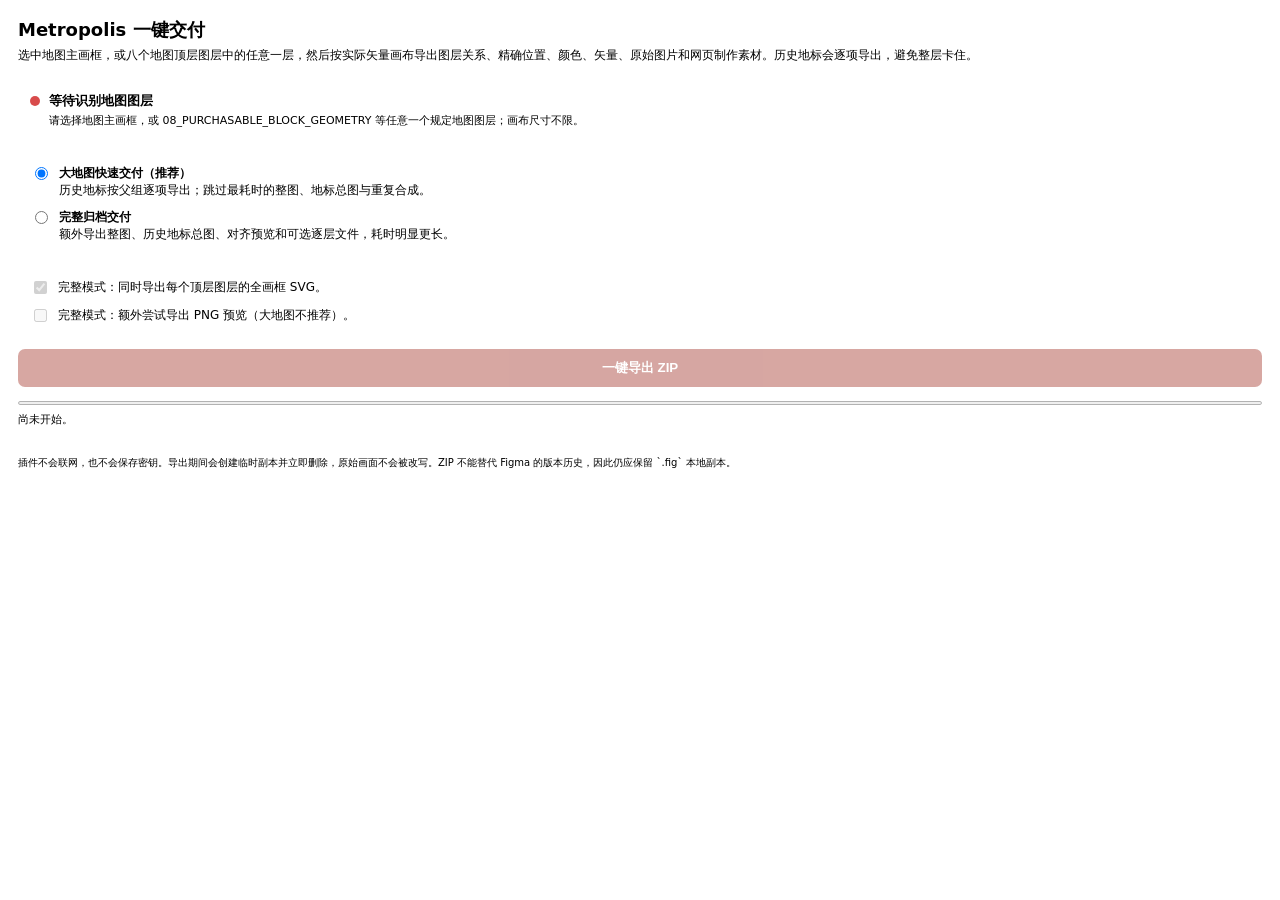
<file: tools/figma_handoff_exporter/ui.html>
<!doctype html>
<html lang="zh-CN">
<head>
  <meta charset="utf-8">
  <meta name="viewport" content="width=device-width,initial-scale=1">
  <title>Metropolis Handoff Exporter</title>
  <style>
    :root { color-scheme: light dark; font-family: Inter, system-ui, sans-serif; }
    * { box-sizing: border-box; }
    body { margin: 0; padding: 18px; color: var(--figma-color-text); background: var(--figma-color-bg); }
    h1 { margin: 0 0 5px; font-size: 18px; }
    .subtitle { margin: 0 0 16px; color: var(--figma-color-text-secondary); font-size: 12px; line-height: 1.45; }
    .card { margin-bottom: 12px; padding: 12px; border: 1px solid var(--figma-color-border); border-radius: 8px; background: var(--figma-color-bg-secondary); }
    .status { display: flex; align-items: flex-start; gap: 9px; }
    .dot { flex: 0 0 10px; width: 10px; height: 10px; margin-top: 4px; border-radius: 50%; background: #d84b4b; }
    .dot.ok { background: #2e9b63; }
    .status strong { display: block; margin-bottom: 3px; font-size: 13px; }
    .status p { margin: 0; color: var(--figma-color-text-secondary); font-size: 11px; line-height: 1.45; }
    label { display: flex; gap: 8px; align-items: flex-start; font-size: 12px; line-height: 1.4; }
    input { margin-top: 2px; }
    button { width: 100%; min-height: 38px; border: 0; border-radius: 7px; color: white; background: #a63c32; font-weight: 700; cursor: pointer; }
    button:hover:not(:disabled) { background: #873129; }
    button:disabled { cursor: not-allowed; opacity: .45; }
    progress { width: 100%; height: 8px; margin: 12px 0 5px; accent-color: #a63c32; }
    #progress-text { min-height: 32px; margin: 0; color: var(--figma-color-text-secondary); font-size: 11px; line-height: 1.4; }
    .note { margin: 12px 0 0; color: var(--figma-color-text-secondary); font-size: 10px; line-height: 1.45; }
    .error { color: #d84b4b !important; }
    .success { color: #2e9b63 !important; }
  </style>
</head>
<body>
  <h1>Metropolis 一键交付</h1>
  <p class="subtitle">选中地图主画框，或八个地图顶层图层中的任意一层，然后按实际矢量画布导出图层关系、精确位置、颜色、矢量、原始图片和网页制作素材。历史地标会逐项导出，避免整层卡住。</p>

  <section class="card status">
    <span id="status-dot" class="dot"></span>
    <div><strong id="status-title">等待识别地图图层</strong><p id="status-detail">请选择地图主画框，或 08_PURCHASABLE_BLOCK_GEOMETRY 等任意一个规定地图图层；画布尺寸不限。</p></div>
  </section>

  <section class="card">
    <label><input id="fast-mode" name="export-mode" type="radio" value="fast" checked> <span><strong>大地图快速交付（推荐）</strong><br>历史地标按父组逐项导出；跳过最耗时的整图、地标总图与重复合成。</span></label>
    <label style="margin-top:10px"><input id="full-mode" name="export-mode" type="radio" value="full"> <span><strong>完整归档交付</strong><br>额外导出整图、历史地标总图、对齐预览和可选逐层文件，耗时明显更长。</span></label>
  </section>

  <section class="card" id="full-options">
    <label><input id="layer-svg" type="checkbox" checked disabled> <span>完整模式：同时导出每个顶层图层的全画框 SVG。</span></label>
    <label style="margin-top:10px"><input id="png-preview" type="checkbox" disabled> <span>完整模式：额外尝试导出 PNG 预览（大地图不推荐）。</span></label>
  </section>

  <button id="export-button" type="button" disabled>一键导出 ZIP</button>
  <progress id="progress" value="0" max="1"></progress>
  <p id="progress-text">尚未开始。</p>
  <p class="note">插件不会联网，也不会保存密钥。导出期间会创建临时副本并立即删除，原始画面不会被改写。ZIP 不能替代 Figma 的版本历史，因此仍应保留 `.fig` 本地副本。</p>

  <script>
    const files = [];
    let masterReady = false;
    let busy = false;
    const button = document.getElementById('export-button');
    const progressBar = document.getElementById('progress');
    const progressText = document.getElementById('progress-text');

    function updateModeControls() {
      const fast = document.getElementById('fast-mode').checked;
      document.getElementById('layer-svg').disabled = fast;
      document.getElementById('png-preview').disabled = fast;
    }

    document.getElementById('fast-mode').addEventListener('change', updateModeControls);
    document.getElementById('full-mode').addEventListener('change', updateModeControls);
    updateModeControls();

    function crcTable() {
      const table = new Uint32Array(256);
      for (let n = 0; n < 256; n += 1) {
        let c = n;
        for (let k = 0; k < 8; k += 1) c = (c & 1) ? (0xedb88320 ^ (c >>> 1)) : (c >>> 1);
        table[n] = c >>> 0;
      }
      return table;
    }
    const CRC_TABLE = crcTable();

    function crc32(bytes) {
      let crc = 0xffffffff;
      for (let i = 0; i < bytes.length; i += 1) crc = CRC_TABLE[(crc ^ bytes[i]) & 0xff] ^ (crc >>> 8);
      return (crc ^ 0xffffffff) >>> 0;
    }

    function u16(value) {
      return new Uint8Array([value & 255, (value >>> 8) & 255]);
    }

    function u32(value) {
      return new Uint8Array([value & 255, (value >>> 8) & 255, (value >>> 16) & 255, (value >>> 24) & 255]);
    }

    function zipDate(date) {
      const year = Math.max(1980, date.getFullYear());
      return {
        time: (date.getHours() << 11) | (date.getMinutes() << 5) | Math.floor(date.getSeconds() / 2),
        date: ((year - 1980) << 9) | ((date.getMonth() + 1) << 5) | date.getDate()
      };
    }

    function buildZip(entries) {
      const encoder = new TextEncoder();
      const localParts = [];
      const centralParts = [];
      const now = zipDate(new Date());
      let offset = 0;
      for (const entry of entries) {
        const name = encoder.encode(entry.path);
        const data = entry.bytes instanceof Uint8Array ? entry.bytes : new Uint8Array(entry.bytes);
        const crc = crc32(data);
        const local = [
          u32(0x04034b50), u16(20), u16(0x0800), u16(0), u16(now.time), u16(now.date),
          u32(crc), u32(data.length), u32(data.length), u16(name.length), u16(0), name
        ];
        localParts.push(...local, data);
        const central = [
          u32(0x02014b50), u16(20), u16(20), u16(0x0800), u16(0), u16(now.time), u16(now.date),
          u32(crc), u32(data.length), u32(data.length), u16(name.length), u16(0), u16(0),
          u16(0), u16(0), u32(0), u32(offset), name
        ];
        centralParts.push(...central);
        offset += local.reduce((sum, part) => sum + part.length, 0) + data.length;
      }
      const centralSize = centralParts.reduce((sum, part) => sum + part.length, 0);
      const end = [u32(0x06054b50), u16(0), u16(0), u16(entries.length), u16(entries.length), u32(centralSize), u32(offset), u16(0)];
      return new Blob([...localParts, ...centralParts, ...end], { type: 'application/zip' });
    }

    function downloadZip(name) {
      const blob = buildZip(files);
      const url = URL.createObjectURL(blob);
      const link = document.createElement('a');
      link.href = url;
      link.download = name;
      document.body.appendChild(link);
      link.click();
      link.remove();
      setTimeout(() => URL.revokeObjectURL(url), 3000);
    }

    button.addEventListener('click', () => {
      if (!masterReady || busy) return;
      busy = true;
      files.length = 0;
      button.disabled = true;
      progressBar.value = 0;
      progressText.className = '';
      progressText.textContent = '正在准备导出…';
      parent.postMessage({ pluginMessage: {
        type: 'export',
        mode: document.getElementById('full-mode').checked ? 'full' : 'fast',
        includeLayerSvg: document.getElementById('layer-svg').checked,
        includePngPreview: document.getElementById('png-preview').checked
      } }, '*');
    });

    window.onmessage = (event) => {
      const message = event.data.pluginMessage;
      if (!message) return;
      if (message.type === 'ready') {
        masterReady = Boolean(message.master);
        document.getElementById('status-dot').classList.toggle('ok', masterReady);
        document.getElementById('status-title').textContent = masterReady ? `已找到：${message.master.name}` : '等待识别地图图层';
        document.getElementById('status-detail').textContent = masterReady
          ? `${message.master.width} × ${message.master.height} · ${message.master.layerCount} 个顶层图层 · ${message.master.sourceKind === 'FRAME' ? '外层 Frame' : '并列图层模式'}`
          : '请选择地图主画框，或 08_PURCHASABLE_BLOCK_GEOMETRY 等任意一个规定地图图层；画布尺寸不限。';
        button.disabled = !masterReady || busy;
      } else if (message.type === 'reset') {
        files.length = 0;
      } else if (message.type === 'file') {
        files.push({ path: message.path, bytes: new Uint8Array(message.bytes) });
      } else if (message.type === 'progress') {
        progressBar.max = Math.max(1, message.total || 1);
        progressBar.value = message.current || 0;
        progressText.textContent = message.message;
      } else if (message.type === 'complete') {
        downloadZip(message.fileName);
        busy = false;
        button.disabled = !masterReady;
        progressBar.value = progressBar.max;
        progressText.className = message.warnings.length ? '' : 'success';
        progressText.textContent = message.warnings.length
          ? `ZIP 已下载，但有 ${message.warnings.length} 项警告，请查看包内 README_ZH_CN.txt。`
          : `完成：已下载 ${files.length} 个文件组成的 ZIP。`;
      } else if (message.type === 'error') {
        busy = false;
        button.disabled = !masterReady;
        progressText.className = 'error';
        progressText.textContent = `导出失败：${message.message}`;
      }
    };
  </script>
</body>
</html>
</file>
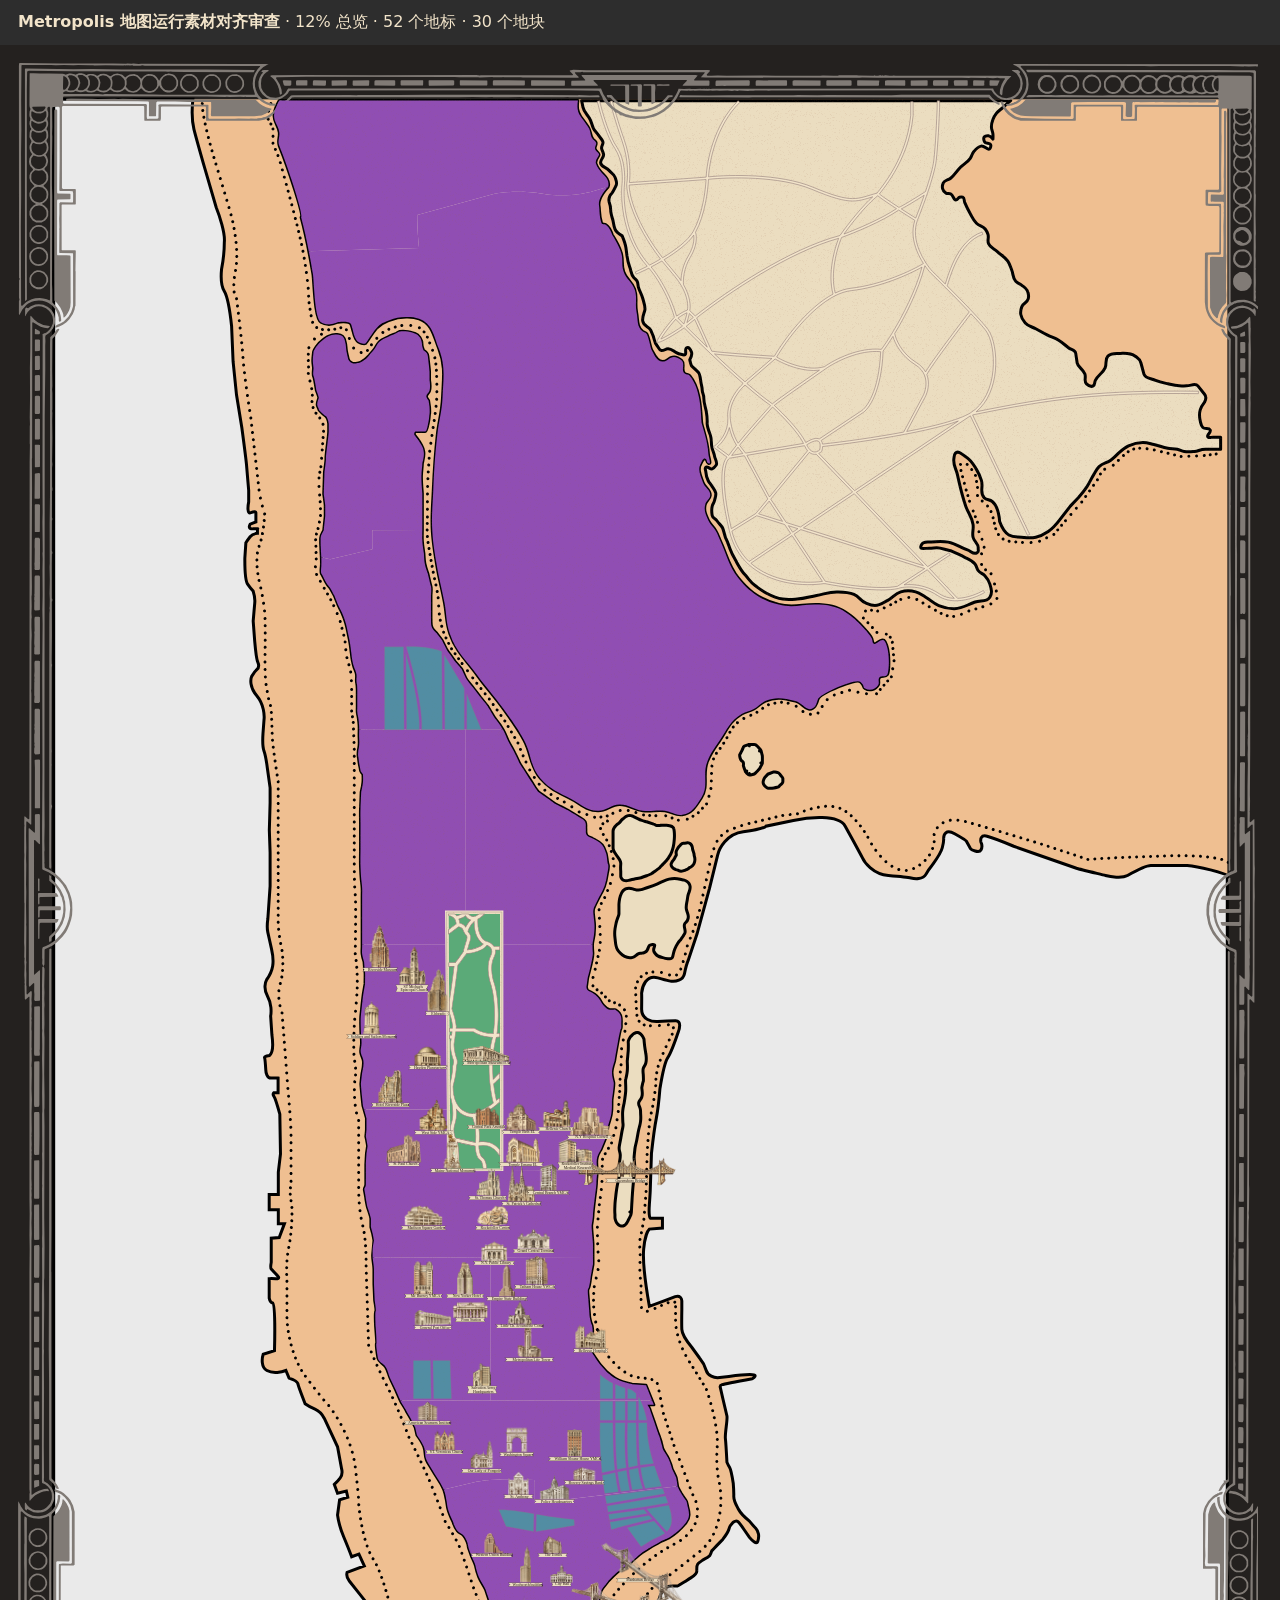
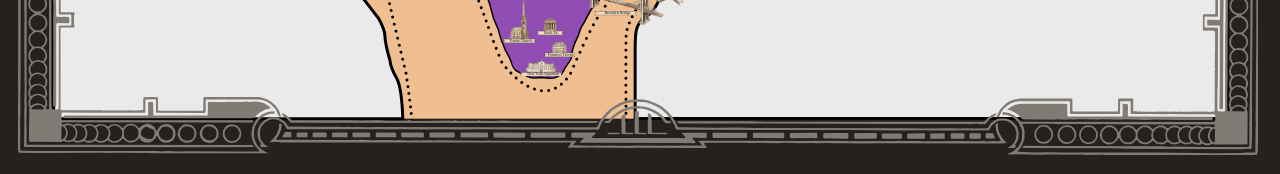
<file: assets/runtime_map_v001/review/alignment_review.html>
<!doctype html>
<html lang="zh-CN"><meta charset="utf-8"><title>地图运行素材对齐审查</title>
<style>
body{margin:0;background:#24211f;color:#f2e4ca;font-family:system-ui,sans-serif}
header{position:sticky;top:0;z-index:20;padding:12px 18px;background:#2f2f2fee}
.viewport{padding:18px;overflow:auto} .map{position:relative;width:10334px;height:14101px;transform-origin:top left;transform:scale(.12);margin-bottom:-12408px}
.map>img{position:absolute;display:block} .base,.geometry{inset:0;width:100%;height:100%}
.plots{opacity:.6} .landmark,.label{object-fit:fill}
</style>
<header><strong>Metropolis 地图运行素材对齐审查</strong> · 12% 总览 · 52 个地标 · 30 个地块</header>
<div class="viewport"><div class="map">
<img class="base" src="../base/metropolis_map_base.svg" alt="base map">
<img class="geometry districts" src="../geometry/metropolis_district_geometry.svg" alt="district geometry">
<img class="geometry plots" src="../geometry/metropolis_purchasable_blocks.svg" alt="purchasable plots">
<img class="landmark" src="../illustrations/landmark_manhattan_bridge.webp" style="left:4858.8599px;top:12323.0px;width:685.0px;height:539.0px" alt="landmark_manhattan_bridge"><img class="label" src="../labels/landmark_manhattan_bridge_label.svg" style="left:4858.8599px;top:12323.0px;width:685.0px;height:539.0px" alt="landmark_manhattan_bridge label"><img class="landmark" src="../illustrations/landmark_brooklyn_bridge.webp" style="left:4609.8599px;top:12661.0px;width:772.0px;height:363.0px" alt="landmark_brooklyn_bridge"><img class="label" src="../labels/landmark_brooklyn_bridge_label.svg" style="left:4609.8599px;top:12661.0px;width:772.0px;height:363.0px" alt="landmark_brooklyn_bridge label"><img class="landmark" src="../illustrations/landmark_new_york_aquarium.webp" style="left:4233.8599px;top:13311.0px;width:253.0px;height:99.0px" alt="landmark_new_york_aquarium"><img class="label" src="../labels/landmark_new_york_aquarium_label.svg" style="left:4178.8599px;top:13311.0px;width:364.0px;height:134.0px" alt="landmark_new_york_aquarium label"><img class="landmark" src="../illustrations/landmark_trinity_church.webp" style="left:4096.8599px;top:12772.0px;width:164.0px;height:360.0px" alt="landmark_trinity_church"><img class="label" src="../labels/landmark_trinity_church_label.svg" style="left:4038.8599px;top:12772.0px;width:279.0px;height:395.0px" alt="landmark_trinity_church label"><img class="landmark" src="../illustrations/landmark_woolworth_building.webp" style="left:4184.8599px;top:12349.0px;width:90.0px;height:312.0px" alt="landmark_woolworth_building"><img class="label" src="../labels/landmark_woolworth_building_label.svg" style="left:4081.8599px;top:12349.0px;width:296.0px;height:348.0px" alt="landmark_woolworth_building label"><img class="landmark" src="../illustrations/landmark_washington_square_arch.webp" style="left:4057.8599px;top:11372.0px;width:195.0px;height:206.0px" alt="landmark_washington_square_arch"><img class="label" src="../labels/landmark_washington_square_arch_label.svg" style="left:4007.8599px;top:11372.0px;width:296.0px;height:241.0px" alt="landmark_washington_square_arch label"><img class="landmark" src="../illustrations/landmark_new_york_stock_exchange.webp" style="left:4380.8599px;top:12958.0px;width:108.0px;height:108.0px" alt="landmark_new_york_stock_exchange"><img class="label" src="../labels/landmark_new_york_stock_exchange_label.svg" style="left:4321.8599px;top:12958.0px;width:225.0px;height:143.0px" alt="landmark_new_york_stock_exchange label"><img class="landmark" src="../illustrations/landmark_fraunces_tavern.webp" style="left:4454.8599px;top:13154.0px;width:115.0px;height:94.0px" alt="landmark_fraunces_tavern"><img class="label" src="../labels/landmark_fraunces_tavern_label.svg" style="left:4381.8599px;top:13154.0px;width:261.0px;height:129.0px" alt="landmark_fraunces_tavern label"><img class="landmark" src="../illustrations/landmark_new_york_city_hall.webp" style="left:4436.8599px;top:12507.0px;width:185.0px;height:155.0px" alt="landmark_new_york_city_hall"><img class="label" src="../labels/landmark_new_york_city_hall_label.svg" style="left:4436.8599px;top:12507.0px;width:185.0px;height:189.0px" alt="landmark_new_york_city_hall label"><img class="landmark" src="../illustrations/landmark_american_seamens_institute.webp" style="left:3329.8599px;top:11151.0px;width:166.0px;height:163.0px" alt="landmark_american_seamens_institute"><img class="label" src="../labels/landmark_american_seamens_institute_label.svg" style="left:3210.8599px;top:11151.0px;width:403.0px;height:198.0px" alt="landmark_american_seamens_institute label"><img class="landmark" src="../illustrations/landmark_bowery_savings_bank.webp" style="left:4627.8599px;top:11704.0px;width:183.0px;height:109.0px" alt="landmark_bowery_savings_bank"><img class="label" src="../labels/landmark_bowery_savings_bank_label.svg" style="left:4544.8599px;top:11704.0px;width:349.0px;height:144.0px" alt="landmark_bowery_savings_bank label"><img class="landmark" src="../illustrations/landmark_our_lady_of_pompeii.webp" style="left:3766.8599px;top:11474.0px;width:194.0px;height:240.0px" alt="landmark_our_lady_of_pompeii"><img class="label" src="../labels/landmark_our_lady_of_pompeii_label.svg" style="left:3688.8599px;top:11474.0px;width:349.0px;height:275.0px" alt="landmark_our_lady_of_pompeii label"><img class="landmark" src="../illustrations/landmark_police_headquarters.webp" style="left:4348.8599px;top:11768.0px;width:244.0px;height:201.0px" alt="landmark_police_headquarters"><img class="label" src="../labels/landmark_police_headquarters_label.svg" style="left:4295.8599px;top:11768.0px;width:349.0px;height:236.0px" alt="landmark_police_headquarters label"><img class="landmark" src="../illustrations/landmark_st_anthony.webp" style="left:4084.8599px;top:11730.0px;width:172.0px;height:202.0px" alt="landmark_st_anthony"><img class="label" src="../labels/landmark_st_anthony_label.svg" style="left:4037.8599px;top:11730.0px;width:265.0px;height:234.0px" alt="landmark_st_anthony label"><img class="landmark" src="../illustrations/landmark_the_tombs.webp" style="left:4377.8599px;top:12267.0px;width:153.0px;height:152.0px" alt="landmark_the_tombs"><img class="label" src="../labels/landmark_the_tombs_label.svg" style="left:4321.8599px;top:12267.0px;width:265.0px;height:187.0px" alt="landmark_the_tombs label"><img class="landmark" src="../illustrations/landmark_empire_state_building.webp" style="left:3968.8599px;top:9965.0px;width:211.0px;height:316.0px" alt="landmark_empire_state_building"><img class="label" src="../labels/landmark_empire_state_building_label.svg" style="left:3896.8599px;top:9965.0px;width:355.0px;height:350.0px" alt="landmark_empire_state_building label"><img class="landmark" src="../illustrations/landmark_rockefeller_center.webp" style="left:3828.8599px;top:9524.0px;width:254.0px;height:165.0px" alt="landmark_rockefeller_center"><img class="label" src="../labels/landmark_rockefeller_center_label.svg" style="left:3805.8599px;top:9524.0px;width:300.0px;height:200.0px" alt="landmark_rockefeller_center label"><img class="landmark" src="../illustrations/landmark_st_patricks_cathedral.webp" style="left:4082.8599px;top:9175.0px;width:225.0px;height:313.0px" alt="landmark_st_patricks_cathedral"><img class="label" src="../labels/landmark_st_patricks_cathedral_label.svg" style="left:4022.8599px;top:9175.0px;width:346.0px;height:348.0px" alt="landmark_st_patricks_cathedral label"><img class="landmark" src="../illustrations/landmark_salvation_army_headquarters.webp" style="left:3791.8599px;top:10836.0px;width:149.0px;height:190.0px" alt="landmark_salvation_army_headquarters"><img class="label" src="../labels/landmark_salvation_army_headquarters_label.svg" style="left:3739.8599px;top:10836.0px;width:254.0px;height:254.0px" alt="landmark_salvation_army_headquarters label"><img class="landmark" src="../illustrations/landmark_queensboro_bridge.webp" style="left:4665.8599px;top:9103.0px;width:816.0px;height:273.0px" alt="landmark_queensboro_bridge"><img class="label" src="../labels/landmark_queensboro_bridge_label.svg" style="left:4665.8599px;top:9103.0px;width:816.0px;height:273.0px" alt="landmark_queensboro_bridge label"><img class="landmark" src="../illustrations/landmark_metropolitan_life_tower.webp" style="left:4163.8599px;top:10441.0px;width:196.0px;height:346.0px" alt="landmark_metropolitan_life_tower"><img class="label" src="../labels/landmark_metropolitan_life_tower_label.svg" style="left:4051.8599px;top:10441.0px;width:420.0px;height:381.0px" alt="landmark_metropolitan_life_tower label"><img class="landmark" src="../illustrations/landmark_western_union_building.webp" style="left:3885.8599px;top:12251.0px;width:160.0px;height:168.0px" alt="landmark_western_union_building"><img class="label" src="../labels/landmark_western_union_building_label.svg" style="left:3767.8599px;top:12251.0px;width:360.0px;height:203.0px" alt="landmark_western_union_building label"><img class="landmark" src="../illustrations/landmark_eldorado.webp" style="left:3408.8599px;top:7548.0px;width:169.0px;height:358.0px" alt="landmark_eldorado"><img class="label" src="../labels/landmark_eldorado_label.svg" style="left:3390.8599px;top:7548.0px;width:205.0px;height:390.0px" alt="landmark_eldorado label"><img class="landmark" src="../illustrations/landmark_metropolitan_museum_of_art.webp" style="left:3699.8599px;top:8097.0px;width:407.0px;height:291.0px" alt="landmark_metropolitan_museum_of_art"><img class="label" src="../labels/landmark_metropolitan_museum_of_art_label.svg" style="left:3694.8599px;top:8097.0px;width:417.0px;height:291.0px" alt="landmark_metropolitan_museum_of_art label"><img class="landmark" src="../illustrations/landmark_temple_beth_el.webp" style="left:4064.8599px;top:8665.0px;width:256.0px;height:229.0px" alt="landmark_temple_beth_el"><img class="label" src="../labels/landmark_temple_beth_el_label.svg" style="left:4007.8599px;top:8665.0px;width:370.0px;height:264.0px" alt="landmark_temple_beth_el label"><img class="landmark" src="../illustrations/landmark_penn_station.webp" style="left:3617.8599px;top:10281.0px;width:300.0px;height:175.0px" alt="landmark_penn_station"><img class="label" src="../labels/landmark_penn_station_label.svg" style="left:3617.8599px;top:10281.0px;width:300.0px;height:210.0px" alt="landmark_penn_station label"><img class="landmark" src="../illustrations/landmark_riverside_museum.webp" style="left:2921.8599px;top:7170.0px;width:191.0px;height:396.0px" alt="landmark_riverside_museum"><img class="label" src="../labels/landmark_riverside_museum_label.svg" style="left:2867.8599px;top:7170.0px;width:300.0px;height:403.0px" alt="landmark_riverside_museum label"><img class="landmark" src="../illustrations/landmark_uss_maine_national_monument.webp" style="left:3546.8599px;top:8920.0px;width:148.0px;height:292.0px" alt="landmark_uss_maine_national_monument"><img class="label" src="../labels/landmark_uss_maine_national_monument_label.svg" style="left:3428.8599px;top:8920.0px;width:384.0px;height:327.0px" alt="landmark_uss_maine_national_monument label"><img class="landmark" src="../illustrations/landmark_central_park_arsenal.webp" style="left:3812.8599px;top:8700.0px;width:202.0px;height:159.0px" alt="landmark_central_park_arsenal"><img class="label" src="../labels/landmark_central_park_arsenal_label.svg" style="left:3718.8599px;top:8700.0px;width:370.0px;height:185.0px" alt="landmark_central_park_arsenal label"><img class="landmark" src="../illustrations/landmark_temple_emanu_el.webp" style="left:4068.8599px;top:8955.0px;width:280.0px;height:206.0px" alt="landmark_temple_emanu_el"><img class="label" src="../labels/landmark_temple_emanu_el_label.svg" style="left:4000.8599px;top:8955.0px;width:384.0px;height:241.0px" alt="landmark_temple_emanu_el label"><img class="landmark" src="../illustrations/landmark_new_york_hospital_cornell.webp" style="left:4584.8599px;top:8700.0px;width:357.0px;height:238.0px" alt="landmark_new_york_hospital_cornell"><img class="label" src="../labels/landmark_new_york_hospital_cornell_label.svg" style="left:4567.8599px;top:8700.0px;width:391.0px;height:270.0px" alt="landmark_new_york_hospital_cornell label"><img class="landmark" src="../illustrations/landmark_rockefeller_institute_medical_research.webp" style="left:4505.8599px;top:8969.0px;width:278.0px;height:192.0px" alt="landmark_rockefeller_institute_medical_research"><img class="label" src="../labels/landmark_rockefeller_institute_medical_research_label.svg" style="left:4493.8599px;top:8969.0px;width:302.0px;height:258.0px" alt="landmark_rockefeller_institute_medical_research label"><img class="landmark" src="../illustrations/landmark_bellevue_hospital.webp" style="left:4644.8599px;top:10515.0px;width:254.0px;height:198.0px" alt="landmark_bellevue_hospital"><img class="label" src="../labels/landmark_bellevue_hospital_label.svg" style="left:4620.8599px;top:10515.0px;width:302.0px;height:232.0px" alt="landmark_bellevue_hospital label"><img class="landmark" src="../illustrations/landmark_ny_public_library.webp" style="left:3860.8599px;top:9821.0px;width:215.0px;height:163.0px" alt="landmark_ny_public_library"><img class="label" src="../labels/landmark_ny_public_library_label.svg" style="left:3790.8599px;top:9821.0px;width:355.0px;height:198.0px" alt="landmark_ny_public_library label"><img class="landmark" src="../illustrations/landmark_st_thomas_church.webp" style="left:3817.8599px;top:9215.0px;width:211.0px;height:235.0px" alt="landmark_st_thomas_church"><img class="label" src="../labels/landmark_st_thomas_church_label.svg" style="left:3728.8599px;top:9215.0px;width:370.0px;height:259.0px" alt="landmark_st_thomas_church label"><img class="landmark" src="../illustrations/landmark_general_post_office.webp" style="left:3305.8599px;top:10392.0px;width:303.0px;height:128.0px" alt="landmark_general_post_office"><img class="label" src="../labels/landmark_general_post_office_label.svg" style="left:3272.8599px;top:10392.0px;width:370.0px;height:163.0px" alt="landmark_general_post_office label"><img class="landmark" src="../illustrations/landmark_madison_square_garden.webp" style="left:3222.8599px;top:9523.0px;width:312.0px;height:167.0px" alt="landmark_madison_square_garden"><img class="label" src="../labels/landmark_madison_square_garden_label.svg" style="left:3184.8599px;top:9523.0px;width:388.0px;height:201.0px" alt="landmark_madison_square_garden label"><img class="landmark" src="../illustrations/landmark_soldiers_and_sailors_monument.webp" style="left:2867.8599px;top:7818.0px;width:157.0px;height:279.0px" alt="landmark_soldiers_and_sailors_monument"><img class="label" src="../labels/landmark_soldiers_and_sailors_monument_label.svg" style="left:2733.8599px;top:7818.0px;width:426.0px;height:314.0px" alt="landmark_soldiers_and_sailors_monument label"><img class="landmark" src="../illustrations/landmark_st_michaels_episcopal_church.webp" style="left:3167.8599px;top:7353.0px;width:231.0px;height:333.0px" alt="landmark_st_michaels_episcopal_church"><img class="label" src="../labels/landmark_st_michaels_episcopal_church_label.svg" style="left:3144.8599px;top:7353.0px;width:278.0px;height:391.0px" alt="landmark_st_michaels_episcopal_church label"><img class="landmark" src="../illustrations/landmark_hellenic_church.webp" style="left:4357.8599px;top:8639.0px;width:250.0px;height:237.0px" alt="landmark_hellenic_church"><img class="label" src="../labels/landmark_hellenic_church_label.svg" style="left:4328.8599px;top:8639.0px;width:308.0px;height:262.0px" alt="landmark_hellenic_church label"><img class="landmark" src="../illustrations/landmark_grand_central_terminal.webp" style="left:4157.8599px;top:9717.0px;width:277.0px;height:165.0px" alt="landmark_grand_central_terminal"><img class="label" src="../labels/landmark_grand_central_terminal_label.svg" style="left:4118.8599px;top:9717.0px;width:355.0px;height:201.0px" alt="landmark_grand_central_terminal label"><img class="landmark" src="../illustrations/landmark_tatham_house_ywca.webp" style="left:4231.8599px;top:9941.0px;width:181.0px;height:240.0px" alt="landmark_tatham_house_ywca"><img class="label" src="../labels/landmark_tatham_house_ywca_label.svg" style="left:4129.8599px;top:9941.0px;width:355.0px;height:275.0px" alt="landmark_tatham_house_ywca label"><img class="landmark" src="../illustrations/landmark_mcburney_ymca.webp" style="left:3298.8599px;top:9987.0px;width:159.0px;height:271.0px" alt="landmark_mcburney_ymca"><img class="label" src="../labels/landmark_mcburney_ymca_label.svg" style="left:3215.8599px;top:9987.0px;width:326.0px;height:306.0px" alt="landmark_mcburney_ymca label"><img class="landmark" src="../illustrations/landmark_central_branch_ymca.webp" style="left:4348.8599px;top:9178.0px;width:140.0px;height:218.0px" alt="landmark_central_branch_ymca"><img class="label" src="../labels/landmark_central_branch_ymca_label.svg" style="left:4236.8599px;top:9178.0px;width:363.0px;height:253.0px" alt="landmark_central_branch_ymca label"><img class="landmark" src="../illustrations/landmark_new_yorker_hotel.webp" style="left:3659.8599px;top:9994.0px;width:131.0px;height:264.0px" alt="landmark_new_yorker_hotel"><img class="label" src="../labels/landmark_new_yorker_hotel_label.svg" style="left:3562.8599px;top:9994.0px;width:326.0px;height:299.0px" alt="landmark_new_yorker_hotel label"><img class="landmark" src="../illustrations/landmark_little_church_around_the_corner.webp" style="left:4069.8599px;top:10308.0px;width:220.0px;height:220.0px" alt="landmark_little_church_around_the_corner"><img class="label" src="../labels/landmark_little_church_around_the_corner_label.svg" style="left:3974.8599px;top:10308.0px;width:411.0px;height:237.0px" alt="landmark_little_church_around_the_corner label"><img class="landmark" src="../illustrations/landmark_hotel_riverside_plaza.webp" style="left:3003.8599px;top:8394.0px;width:201.0px;height:271.0px" alt="landmark_hotel_riverside_plaza"><img class="label" src="../labels/landmark_hotel_riverside_plaza_label.svg" style="left:2919.8599px;top:8394.0px;width:370.0px;height:306.0px" alt="landmark_hotel_riverside_plaza label"><img class="landmark" src="../illustrations/landmark_st_veronicas_church.webp" style="left:3455.8599px;top:11389.0px;width:196.0px;height:170.0px" alt="landmark_st_veronicas_church"><img class="label" src="../labels/landmark_st_veronicas_church_label.svg" style="left:3391.8599px;top:11389.0px;width:323.0px;height:205.0px" alt="landmark_st_veronicas_church label"><img class="landmark" src="../illustrations/landmark_william_sloane_house_ymca.webp" style="left:4578.8599px;top:11384.0px;width:121.0px;height:228.0px" alt="landmark_william_sloane_house_ymca"><img class="label" src="../labels/landmark_william_sloane_house_ymca_label.svg" style="left:4412.8599px;top:11384.0px;width:453.0px;height:265.0px" alt="landmark_william_sloane_house_ymca label"><img class="landmark" src="../illustrations/landmark_hayden_planetarium.webp" style="left:3295.8599px;top:8190.0px;width:237.0px;height:178.0px" alt="landmark_hayden_planetarium"><img class="label" src="../labels/landmark_hayden_planetarium_label.svg" style="left:3229.8599px;top:8190.0px;width:370.0px;height:198.0px" alt="landmark_hayden_planetarium label"><img class="landmark" src="../illustrations/landmark_west_side_ymca.webp" style="left:3346.8599px;top:8634.0px;width:230.0px;height:262.0px" alt="landmark_west_side_ymca"><img class="label" src="../labels/landmark_west_side_ymca_label.svg" style="left:3276.8599px;top:8634.0px;width:370.0px;height:297.0px" alt="landmark_west_side_ymca label"><img class="landmark" src="../illustrations/landmark_st_paul_the_apostle_church.webp" style="left:3042.8599px;top:8931.0px;width:345.0px;height:230.0px" alt="landmark_st_paul_the_apostle_church"><img class="label" src="../labels/landmark_st_paul_the_apostle_church_label.svg" style="left:3042.8599px;top:8931.0px;width:345.0px;height:265.0px" alt="landmark_st_paul_the_apostle_church label">
</div></div></html>
</file>
